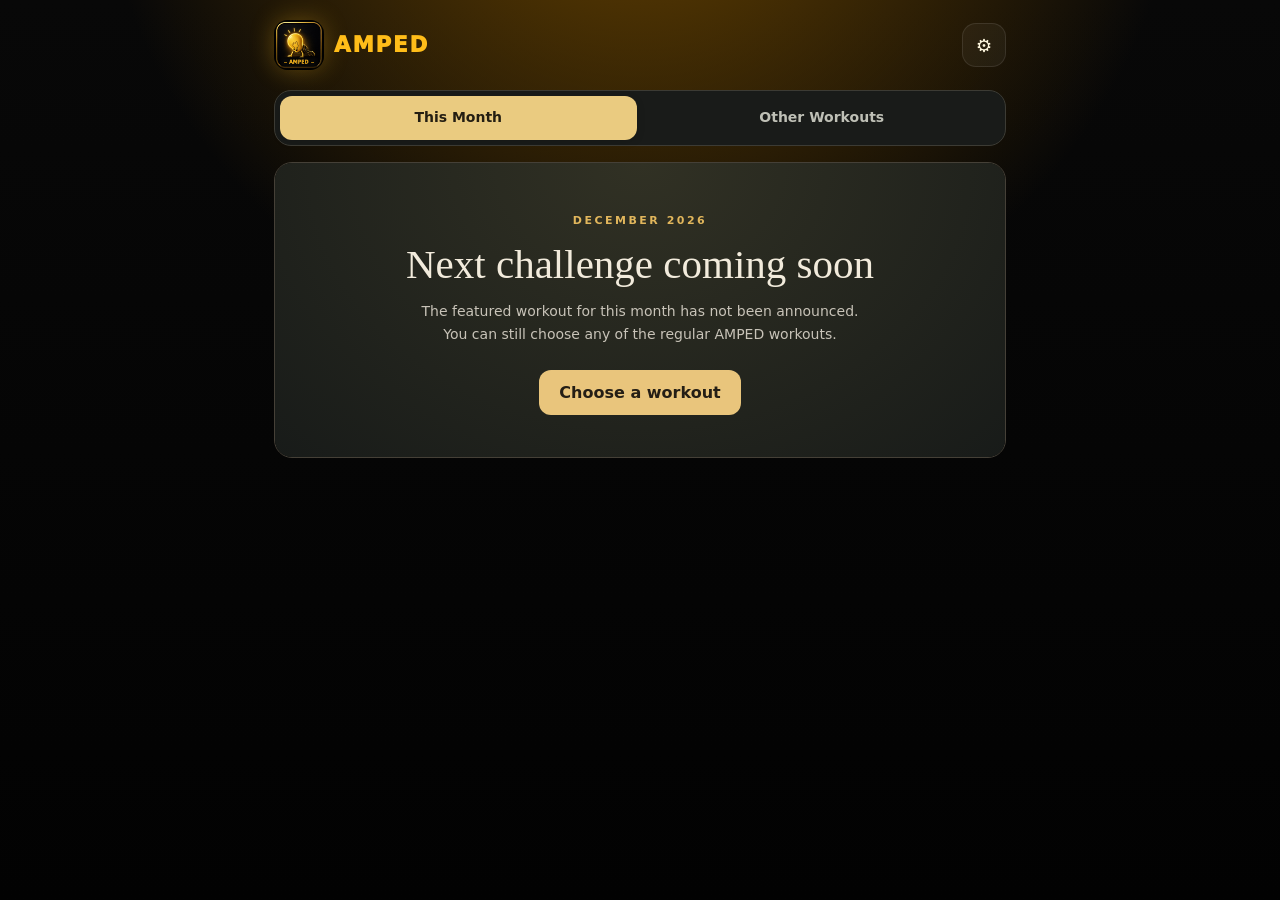
<file: index.html>
<!doctype html>
<html lang="en">
<head>
  <meta charset="utf-8">
  <meta name="viewport" content="width=device-width, initial-scale=1, viewport-fit=cover">
  <meta name="theme-color" content="#090909">
  <meta name="apple-mobile-web-app-capable" content="yes">
  <meta name="apple-mobile-web-app-status-bar-style" content="black-translucent">
  <meta name="apple-mobile-web-app-title" content="AMPED">
  <meta name="description" content="Roll it. Sweat it. Build it. Choose a D20, name, letters, or word workout.">
  <title>AMPED</title>
  <link rel="manifest" href="manifest.webmanifest">
  <link rel="icon" href="icon-192.png" type="image/png">
  <link rel="apple-touch-icon" href="icon-192.png">
  <link rel="stylesheet" href="styles.css">
  <!--<script src="https://cdn.onesignal.com/sdks/web/v16/OneSignalSDK.page.js" defer></script>-->
  <link rel="stylesheet" href="monthly-tabs.css">
</head>
<body>
  <main class="app-shell">
    <header class="topbar">
      <a class="brand" href="#" aria-label="AMPED home">
        <img src="icon-192.png" alt="" width="50" height="50">
        <span class="brand-word">AMPED</span>
      </a>
      <div class="top-actions">
        <button id="installBtn" class="ghost-btn hidden" type="button">Install</button>
        <button id="settingsBtn" class="icon-btn" type="button" aria-label="Open settings">⚙</button>
      </div>
    </header>

    <section class="hero-card">
      <div class="hero-art">
        <img src="wod-hero.jpg" alt="">
        <button id="mascotTrigger" class="mascot-hotspot" type="button" aria-label="AMPED bulb mascot"></button>
      </div>
      <div class="hero-copy">
        <p class="eyebrow">Workout of the day</p>
        <h1><span id="heroVerb">Roll it.</span><br><span>Sweat it.</span><br><span id="heroBuild">Build it.</span></h1>
        <p id="heroDescription">Roll the D20 for today’s workout, or switch to Name, Letters, or Word.</p>
      </div>
    </section>

    <section class="builder-card" aria-labelledby="builderTitle">
      <div class="card-heading">
        <div><p class="eyebrow">Build today’s WOD</p><h2 id="builderTitle">Which first name are we doing?</h2></div>
        <span id="movesPill" class="step-pill">PICK A NAME</span>
      </div>

      <div class="segmented" role="tablist" aria-label="Workout source">
        <button id="nameModeTab" class="tab active" type="button" data-mode="custom" role="tab" aria-selected="true">Name</button>
        <button class="tab" type="button" data-mode="letters" role="tab" aria-selected="false">Letters</button>
        <button class="tab" type="button" data-mode="word" role="tab" aria-selected="false">Word</button>
        <button class="tab" type="button" data-mode="d20" role="tab" aria-selected="false">D20</button>
      </div>

      <div id="customPanel" class="input-panel active">
        <label for="customText">Today’s first name</label>
        <div class="name-input-wrap">
          <input id="customText" class="text-box name-input" type="text" value="" placeholder="Loading today’s name…" maxlength="24" autocomplete="given-name" enterkeyhint="go" autocapitalize="words">
          <button id="clearNameBtn" class="clear-btn" type="button" aria-label="Clear name">×</button>
        </div>
        <div id="recentNames" class="recent-names" aria-label="Recent names"></div>
        <p id="dailyNameNote" class="hint hidden"></p>
      </div>

      <div id="lettersPanel" class="input-panel">
        <label for="letterCount">How many letters?</label>
        <div class="range-row">
          <input id="letterCount" type="range" min="1" max="26" value="8">
          <output id="letterCountNumber" class="range-value">8</output>
        </div>
      </div>

      <div id="wordPanel" class="input-panel">
        <label for="maxWordLength">Maximum word length</label>
        <div class="range-row">
          <input id="maxWordLength" type="range" min="3" max="15" value="8">
          <output id="maxWordLengthNumber" class="range-value">8</output>
        </div>
        <p class="hint">Words come from a dictionary package, not a hard-coded list.</p>
      </div>
      <div id="d20Panel" class="input-panel">
        <div class="d20-mode-grid" role="radiogroup" aria-label="D20 workout style">
          <label class="roll-mode-card">
            <input type="radio" name="d20Mode" value="exercise" checked>
            <span><b>Exercise by roll</b><small>Each roll chooses one movement.</small></span>
          </label>
          <label class="roll-mode-card">
            <input type="radio" name="d20Mode" value="workout">
            <span><b>Workout by roll</b><small>One roll chooses 1 of 20 complete workouts.</small></span>
          </label>
        </div>

        <div id="d20ExerciseOptions" class="d20-options">
          <label for="d20RollCount">How many exercise rolls?</label>
          <div class="range-row">
            <input id="d20RollCount" type="range" min="1" max="20" value="6">
            <output id="d20RollCountNumber" class="range-value">6</output>
          </div>
          <label class="toggle-control d20-auto-toggle"><input id="d20AutoRoll" type="checkbox" checked><span>Auto-roll the full workout</span></label>
          <p class="hint">Turn auto-roll off to roll each exercise yourself, one at a time.</p>
        </div>

        <button id="d20RollBtn" class="d20-stage" type="button" aria-label="Roll the D20. Flick, drag, or tap the die.">
          <span class="d20-visual" aria-hidden="true">
            <span id="d20Shadow" class="d20-shadow"></span>
            <canvas id="d20Canvas" class="d20-canvas"></canvas>
            <strong id="d20Value" class="d20-result-value">20</strong>
            <small class="d20-flick-hint">FLICK • DRAG • TAP</small>
          </span>
          <span class="d20-action"><b id="d20ActionLabel">ROLL THE D20</b><small id="d20ActionSub">Auto-roll 6 exercises</small></span>
        </button>
        <div id="d20RollHistory" class="roll-history" aria-live="polite"></div>
        <p id="d20Status" class="hint d20-status">Roll the die to build today’s workout.</p>
        <button id="d20ResetBtn" class="secondary d20-reset hidden" type="button">Clear rolls</button>
      </div>


      <div class="quick-options">
       <div class="intensity-control"><div class="intensity-heading"><span>Intensity</span><strong id="intensityLabel">💡 Powered • 1×</strong></div><input id="intensityRange" class="intensity-slider" type="range" min="0" max="5" step="1" value="2" aria-label="Workout intensity" aria-valuetext="💡 Powered • 1×"></div>
       <label id="duplicatesControl" class="toggle-control"><input id="allowDuplicates" type="checkbox" checked><span>Count repeat letters</span></label>
      </div>

      <button id="generateBtn" class="primary jumbo" type="button"><span>BUILD THE WORKOUT</span><small>Map every letter to a move</small></button>
    </section>

    <section id="previewCard" class="preview-card hidden" aria-live="polite">
      <div class="preview-header">
        <div><p class="eyebrow">Today’s workout is</p><h2 id="drawText">READY</h2><p id="workoutTagline">Every letter earns a move.</p></div>
        <div class="move-count"><strong id="heroCount">0</strong><span>moves</span></div>
      </div>
      <div id="exercisePreview" class="exercise-preview"></div>
      <aside id="tomorrowNameCard" class="tomorrow-name-card hidden" aria-live="polite">
        <span>Tomorrow's Name Workout</span>
        <strong id="tomorrowName"></strong>
        <small>Tomorrow's workout unlocks at midnight.</small>
      </aside>
      <div class="preview-actions">
        <button id="startBtn" class="primary jumbo" type="button"><span>START WORKOUT</span><small>Keep the screen awake</small></button>
        <button id="copyBtn" class="secondary" type="button">Copy workout</button>
        <button id="rerollBtn" class="secondary hidden" type="button">Roll again</button>
        <button id="editBtn" class="secondary" type="button">Change setup</button>
      </div>
    </section>

    <section id="notificationSettings" class="utility-card" hidden>
      <button id="enableNotificationsBtn" class="utility-row" type="button"><span class="utility-icon">◉</span><span><b>Workout reminders</b><small id="subscriptionDetail">Checking notification setup…</small></span><em id="notifStatus">Checking</em></button>
      <div class="utility-row utility-setting">
        <span class="utility-icon">◷</span>
        <label for="notificationTime"><b>Reminder time</b><small>Saved for this device in Eastern Time</small></label>
        <input id="notificationTime" class="time-input" type="time" value="07:00" step="300" aria-label="Daily reminder time">
      </div>
      <button id="testNotificationBtn" class="utility-row hidden" type="button"><span class="utility-icon">↗</span><span><b>Send a test reminder</b><small>Preview today’s workout message</small></span><em>Test</em></button>
    </section>

    <details id="settingsPanel" class="settings-card">
      <summary>Workout settings and exercise library</summary>
      <div class="settings-body">
        <div class="default-mode-setting">
          <label for="defaultModeSelect"><b>Default workout mode</b><small>Choose what opens first. D20 is the default.</small></label>
          <select id="defaultModeSelect" aria-label="Default workout mode">
            <option value="d20">D20</option>
            <option value="custom">Name</option>
            <option value="letters">Letters</option>
            <option value="word">Word</option>
          </select>
        </div>
        <div class="option-grid">
          <label class="toggle-control"><input id="dailyNameToggle" type="checkbox" checked><span>Fill in today’s scheduled name</span></label>
          <label class="toggle-control"><input id="upperCase" type="checkbox" checked><span>Show workout in uppercase</span></label>
          <label class="toggle-control"><input id="vibrationToggle" type="checkbox" checked><span>Vibrate when a move is completed</span></label>
        </div>
        <div class="library-switch" role="tablist" aria-label="Exercise library">
          <button class="library-tab active" type="button" data-library="letters" role="tab">A–Z → Exercise</button>
          <button class="library-tab" type="button" data-library="d20" role="tab">D20 → Exercise</button>
        </div>
        <p id="editorHelp" class="editor-help">Customize the A–Z exercise map used by Name, Letters, and Word modes.</p>
        <div class="editor-toolbar">
          <button id="resetExercisesBtn" class="secondary" type="button">Reset A–Z</button>
          <button id="exportExercisesBtn" class="secondary" type="button">Export all</button>
          <label class="secondary import-label">Import<input id="importExercisesInput" type="file" accept="application/json" hidden></label>
        </div>
        <div class="editor-head"><span id="editorKeyHead">Letter</span><span>Amount</span><span>Unit</span><span>Exercise</span><span>Split</span><span>Label</span></div>
        <div id="editorGrid" class="editor-grid"></div>
      </div>
    </details>
  </main>

  <div id="mascotToast" class="mascot-toast" role="status" aria-live="polite"></div>
  <div id="switchFlash" class="switch-flash" role="alert" aria-live="assertive" aria-atomic="true"></div>

  <section id="runner" class="runner hidden" aria-label="Active workout">
    <div class="runner-top">
      <button id="exitRunnerBtn" class="runner-icon" type="button" aria-label="Exit workout">×</button>
      <div class="runner-title"><small id="runnerName">TODAY’S WOD</small><b id="runnerProgressText">1 OF 8</b></div>
      <button id="wakeBtn" class="runner-icon wake-toggle" type="button" aria-label="Keep screen awake" aria-pressed="false"><span class="wake-screen-icon" aria-hidden="true"><span></span></span></button>
    </div>
    <div class="progress-track"><span id="progressBar"></span></div>
    <div id="runnerStateSummary" class="runner-state-summary">0 done • 0 skipped • 0 left</div>
    <div id="runnerStateDots" class="runner-state-dots" aria-label="Workout progress"></div>
    <div id="runnerMain" class="runner-main">
      <button id="runnerInfoBtn" class="runner-info-btn" type="button" aria-label="How to do this exercise">i</button>
      <div id="runnerLetter" class="runner-letter">J</div>
      <p class="runner-kicker">YOUR NEXT MOVE</p>
      <h2 id="runnerExercise">15 Bicycle Crunches</h2>
      <p id="runnerSplit" class="runner-split"></p>
      <p id="runnerMoveState" class="runner-move-state"></p>
      <p class="runner-swipe-hint">Swipe left = skip/next • Swipe right = back</p>
      <div id="runnerSkipNotice" class="runner-skip-notice" role="status" aria-live="polite">SKIPPED — you can come back</div>
      <div id="timerBox" class="timer-box hidden">
        <strong id="timerValue">30</strong><span>SECONDS</span>
        <button id="timerBtn" class="timer-button" type="button">START TIMER</button>
      </div>
    </div>
    <div class="runner-bottom">
      <button id="prevMoveBtn" class="runner-secondary" type="button">Back</button>
      <button id="completeMoveBtn" class="runner-complete" type="button"><span>DONE</span><small>Tap and keep moving</small></button>
      <button id="skipMoveBtn" class="runner-secondary" type="button">Skip</button>
    </div>
  </section>


  <section id="exerciseInfoSheet" class="exercise-info-sheet hidden" role="dialog" aria-modal="true" aria-labelledby="exerciseInfoTitle">
    <div class="exercise-info-panel">
      <div class="exercise-info-head">
        <div class="exercise-info-mascot" aria-hidden="true">&#128161;</div>
        <div>
          <p id="exerciseInfoGuideLabel" class="eyebrow">QUICK GUIDE</p>
          <h2 id="exerciseInfoTitle">Exercise</h2>
        </div>
        <button id="exerciseInfoCloseBtn" class="exercise-info-close" type="button" aria-label="Close exercise guide">&times;</button>
      </div>
      <p id="exerciseInfoAmount" class="exercise-info-amount"></p>
      <div class="exercise-info-section"><h3>HOW TO</h3><p id="exerciseInfoHow"></p></div>
      <div class="exercise-info-section"><h3>FORM CUE</h3><p id="exerciseInfoCue"></p></div>
      <div class="exercise-info-section"><h3>EASIER OPTION</h3><p id="exerciseInfoEasier"></p></div>
    </div>
  </section>

  <section id="skipReviewScreen" class="skip-review-screen hidden" aria-label="Skipped exercise review">
    <p class="eyebrow">Before you finish</p>
    <h2 id="skipReviewTitle">1 MOVE SKIPPED</h2>
    <p id="skipReviewText">Finish it now, or complete the workout without it.</p>
    <div id="skipReviewList" class="skip-review-list"></div>
    <button id="doSkippedBtn" class="primary jumbo skip-review-primary" type="button"><span>DO SKIPPED EXERCISE</span><small>Jump straight back to it</small></button>
    <button id="finishWithSkipsBtn" class="secondary skip-review-secondary" type="button">FINISH WITHOUT IT</button>
  </section>

  <section id="finishScreen" class="finish-screen hidden">
    <img src="icon-192.png" alt="" width="120" height="120">
    <p class="eyebrow">WOD complete</p>
    <h2 id="finishTitle">WORKOUT<br>COMPLETE.</h2>
    <p id="finishStats">10 moves finished.</p>
    <button id="finishCopyBtn" class="primary jumbo finish-copy" type="button"><span>COPY COMPLETED WORKOUT</span><small>Paste it straight into the group text</small></button>
    <button id="finishAgainBtn" class="secondary finish-secondary" type="button">Build another</button>
    <button id="finishCloseBtn" class="secondary finish-secondary" type="button">Review workout</button>
  </section>

  <script type="module" src="app.js"></script>
  <script src="monthly-config.js" defer></script>
  <script src="monthly-tabs.js" defer></script>
  <script src="update-check.js" defer></script>
</body>
</html>
</file>
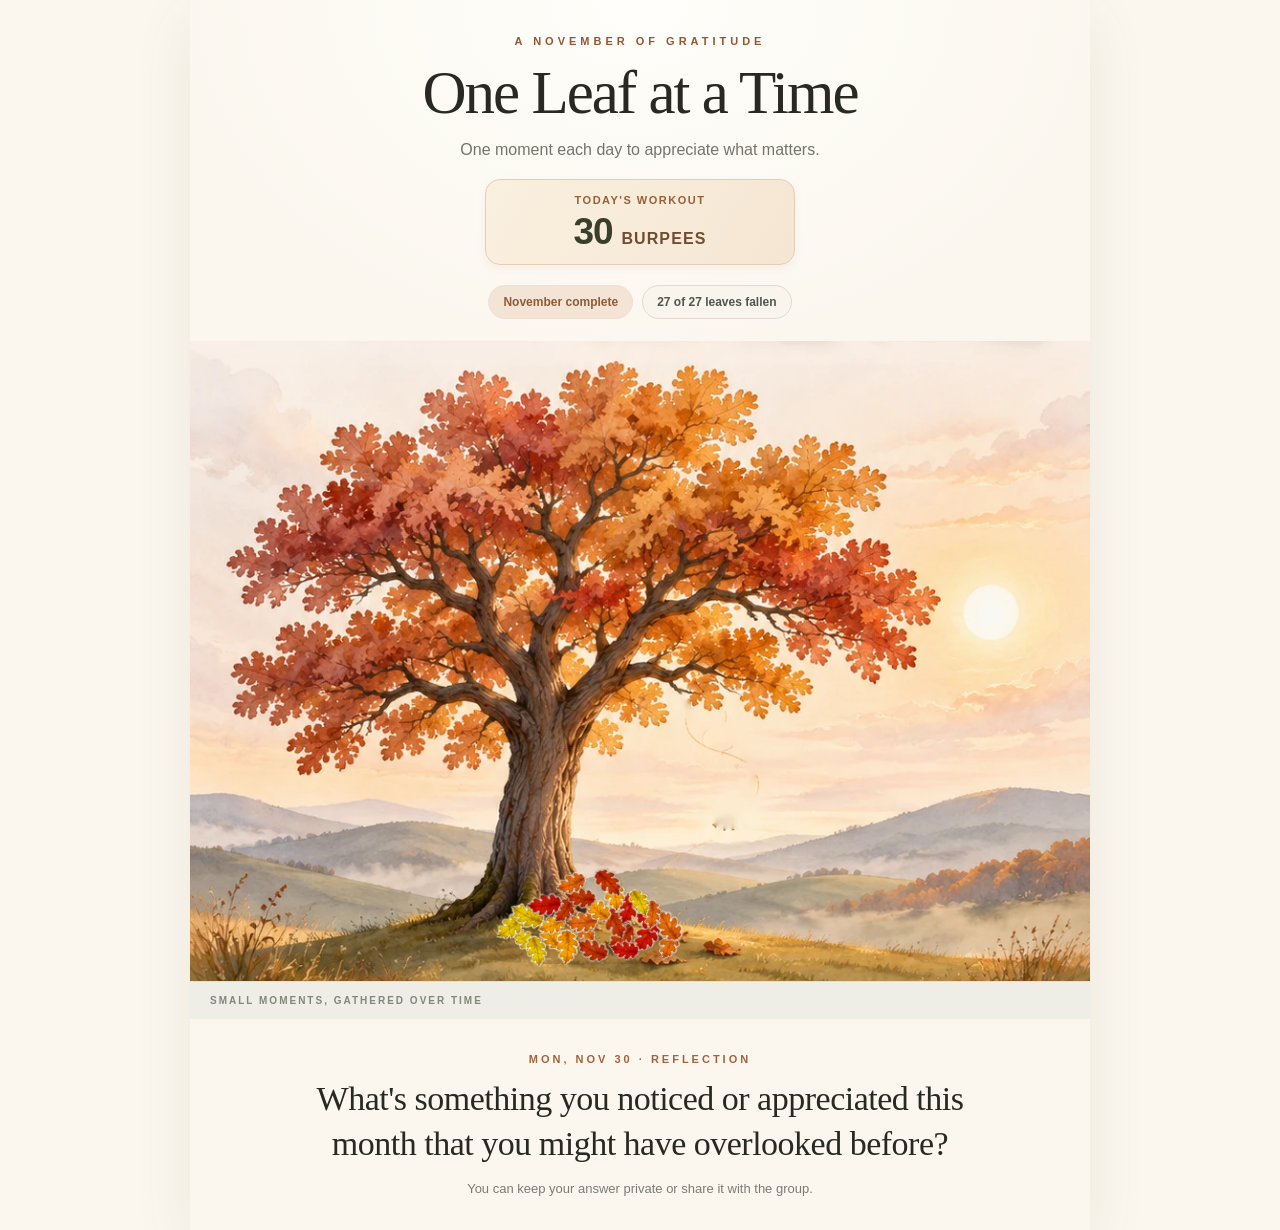
<file: gratitude.html>
<!doctype html>
<html lang="en"><head><meta charset="utf-8"><meta name="viewport" content="width=device-width, initial-scale=1, viewport-fit=cover">
<meta name="theme-color" content="#fbf7ef"><title>One Leaf at a Time · November Gratitude Challenge</title>
<style>
:root{--paper:#fbf7ef;--ink:#282922;--secondary:#73756d;--brown:#946040;--deep:#455c48;--stroke:#e8ded2}*{box-sizing:border-box}
html{background:var(--paper)}body{margin:0;color:var(--ink);font-family:-apple-system,BlinkMacSystemFont,"Segoe UI",Arial,sans-serif;-webkit-font-smoothing:antialiased}button,input{font:inherit}button{cursor:pointer}button:focus-visible,input:focus-visible{outline:3px solid #c58b52;outline-offset:3px}
.page{max-width:900px;margin:auto;background:var(--paper);min-height:100dvh;box-shadow:0 18px 56px #6d533017}
header{text-align:center;padding:35px 17px 22px;background:radial-gradient(ellipse at center top,#fffefa 0,var(--paper) 77%)}
.eyebrow{text-transform:uppercase;letter-spacing:4px;color:#925735;font-weight:800;font-size:11px}
h1{font-family:Georgia,"Times New Roman",serif;font-size:clamp(35px,6vw,61px);font-weight:400;letter-spacing:-2px;line-height:1.08;margin:13px 0 11px}
.subhead{font-size:clamp(13px,1.7vw,16px);line-height:1.6;color:var(--secondary);margin:0}
.status{display:flex;flex-wrap:wrap;justify-content:center;gap:9px;margin-top:20px}.pill{border:1px solid #e3d9cd;color:#4e574e;border-radius:100px;background:#f9f5ed;padding:9px 14px;font-size:12px;font-weight:700;white-space:nowrap}.pill.warm{background:#f3e4d5;color:#915c35;border-color:#f1e0d0}
.scene{width:100%;height:clamp(320px,69vw,640px);position:relative;overflow:hidden;background:linear-gradient(130deg,#fae9d6,#efe2c8);isolation:isolate}
.scene img,.scene svg{position:absolute;inset:0;display:block;width:100%;height:100%}.scene img{object-fit:cover;object-position:center}.scene svg{overflow:visible;pointer-events:none;filter:drop-shadow(0 1px 1px #402d1c11)}
.leaf-group{filter:drop-shadow(1px 2px 1px #553b2535)}#pile polygon{stroke-linejoin:round}#flying-leaf{pointer-events:none}
.scene-caption{padding:13px 20px;background:#efeee6;border-top:1px solid #e5dfd1;display:flex;align-items:center;gap:10px;justify-content:space-between}.scene-caption span:first-child{font-weight:700;font-size:10px;color:#818779;letter-spacing:2px;text-transform:uppercase}.scene-caption .aside{border-radius:100px;padding:7px 12px;background:#fffaf1;font-size:11px;font-weight:700;color:#73614d}
.reflection{text-align:center;padding:34px 22px 30px;min-height:208px;display:flex;flex-direction:column;gap:12px;align-items:center;justify-content:center}.reflection-kicker{font-size:11px;letter-spacing:3px;text-transform:uppercase;font-weight:800;color:#a0643e}.reflection h2{font-family:Georgia,"Times New Roman",serif;font-size:clamp(22px,3.9vw,34px);font-weight:400;line-height:1.32;letter-spacing:-.5px;max-width:730px;margin:0}.reflection p{max-width:590px;margin:0;color:#7a7c75;font-size:13px;line-height:1.6}
.reveal{border:0;color:white;background:#485e48;border-radius:100px;padding:11px 23px;font-size:13px;font-weight:750;box-shadow:0 3px 12px #30403120}.reveal:hover{background:#354b37}.reveal[hidden]{display:none}
.toolbar{background:#f5f3eb;padding:15px 20px;display:flex;align-items:center;justify-content:space-between;gap:12px;flex-wrap:wrap;border-top:1px solid #e6e0d5}.toolbar .when{color:#7c7c72;font-size:12px}



.static-note{padding:11px 16px;text-align:center;color:#8a674c;font-size:12px;background:#fff3dd}html.js-ready .static-note{display:none}
@media(max-width:540px){header{padding:29px 12px 18px}.eyebrow{font-size:10px;letter-spacing:3px}h1{font-size:39px}.pill{font-size:10px;padding:7px 10px}.status{gap:6px;margin-top:16px}.scene{height:340px}.scene-caption{padding:10px 12px}.scene-caption span:first-child{font-size:9px;letter-spacing:1.25px}.scene-caption .aside{font-size:10px}.reflection{padding:29px 20px;min-height:195px}.reflection h2{font-size:25px}.toolbar{padding:12px}}


.workout-focus{display:flex;align-items:center;justify-content:center;flex-wrap:wrap;gap:9px 16px;margin:20px auto 2px;padding:13px 15px;max-width:505px;border:1px solid #e2ceb6;border-radius:15px;background:linear-gradient(120deg,#faf0df,#f5e6d3);box-shadow:0 3px 10px #7f523210}
.workout-label{font-size:10px;font-weight:800;letter-spacing:1.5px;color:#966039}
.workout-number{font-size:30px;font-weight:900;letter-spacing:-1.2px;line-height:1;color:#3a3f2b;white-space:nowrap}
.workout-number span{font-size:16px;letter-spacing:1.1px;color:#704d31}
.workout-desc{font-size:11px;font-weight:650;color:#7b7466}
@media(max-width:540px){.workout-focus{gap:7px 12px;padding:11px 10px;margin-top:16px}.workout-number{font-size:26px}.workout-number span{font-size:14px}}

/* Public layout cleanup: retain date-driven elements needed by the animation. */
.status #zone-status, .scene-caption .aside {display:none!important}
.workout-focus{padding:14px 20px;gap:0;max-width:310px;margin-top:17px}
.workout-number{font-size:clamp(28px,5vw,37px)}
@media(max-width:540px){.workout-focus{padding:13px 16px}}

/* Daily workout label; leaves artwork, reflection, and sharing workflow untouched. */
.workout-focus{display:flex;flex-direction:column;align-items:center;justify-content:center;gap:7px;}
.workout-label{display:block;font-size:11px;font-weight:800;letter-spacing:1.5px;color:#966039;}
</style></head>
<body><main class="page">
<header><div class="eyebrow">A November of Gratitude</div><h1>One Leaf at a Time</h1><p class="subhead">One moment each day to appreciate what matters.</p>
<div class="workout-focus" aria-label="Today's workout: 30 burpees"><span class="workout-label">TODAY'S WORKOUT</span><div class="workout-number">30 <span>BURPEES</span></div></div>
<div class="status"><span class="pill warm" id="day-status">Begins Wednesday, Nov 4</span><span class="pill" id="leaf-status">0 of 27 leaves fallen</span><span class="pill" id="zone-status">Eastern Time</span></div></header>
<section class="scene" aria-label="Full autumn tree; one leaf falls each day and joins a growing pile">
 <img id="tree" src="[data-uri]" alt="Watercolor autumn oak tree in a glowing landscape" draggable="false">
 <svg id="overlay" viewBox="0 0 941 675" preserveAspectRatio="xMidYMid slice" aria-hidden="true"><ellipse id="pile-shadow" cx="416" cy="638" rx="0" ry="0" fill="#4c3a20" opacity=".22"/><g id="pile"></g><g id="flying-leaf"></g></svg>
</section>
<div class="scene-caption"><span>Small moments, gathered over time</span><span class="aside" id="scene-caption">One leaf falls each day</span></div>
<section class="reflection" aria-live="polite"><div class="reflection-kicker" id="question-label">November gratitude</div><h2 id="question">A new reflection begins Wednesday, November 4.</h2><p id="question-sub">Take a moment for yourself. Sharing is always optional.</p><button id="early-trigger" class="reveal" type="button" hidden>Drop today’s leaf</button></section>

<div class="static-note">Open this page in Safari or Chrome to view the daily falling leaf and reflection.</div>
</main>
<script>
(function(){'use strict';
 const N=27, START=Date.UTC(2026,10,4),DAY_MS=86400000,NS='http://www.w3.org/2000/svg';
 const EARLY_DATE='2026-11-03';
 const EARLY_QUESTION="What was one good thing about today?";
 const LEAF_ASSETS=['[data-uri]','[data-uri]','[data-uri]','[data-uri]','[data-uri]'];
 const QUESTIONS=[
  "What's one small thing you appreciate but rarely think about?",
  "Who taught you something you still use today?",
  "What's something your body allows you to do that you enjoy?",
  "What’s a tradition you’re thankful to have in your life?",
  "What's something you have today that you once hoped for?",
  "What made you laugh recently?",
  "One year of this group! What's something you've appreciated about being part of it?",
  "Whose service or sacrifice has made a difference in your life?",
  "What's a simple part of your daily routine you look forward to?",
  "What's an act of kindness someone showed you that you still remember?",
  "What's a memory that still makes you smile?",
  "What's something you enjoy doing purely for fun?",
  "What's a useful lesson you've learned from a mistake?",
  "What's something about your community that you appreciate?",
  "What's something outdoors that you particularly enjoy this time of year?",
  "What's something difficult that you've gotten better at handling?",
  "What's a skill you're glad you took the time to learn?",
  "Who introduced you to something you love?",
  "What do you appreciate more now than you did ten years ago?",
  "What's a meaningful gift you've received that money couldn't buy?",
  "What's a small win you've had recently?",
  "Who would you like to thank, and what would you thank them for?",
  "What are you especially thankful for this year?",
  "What helps you find a little peace when life gets busy?",
  "What's an opportunity you're glad you said yes to?",
  "What's something you could do today to make someone else's day easier?",
  "What's something you noticed or appreciated this month that you might have overlooked before?",
 ];
 const SPOTS=[[100,245],[305,70],[620,188],[500,110],[200,180],[720,225],[330,285],[565,333],[170,318],[445,205],[290,170],[600,80],[750,295],[230,355],[410,105],[550,245],[315,350],[140,138],[660,320],[390,265],[492,320],[225,80],[610,265],[350,195],[120,365],[515,60],[370,360]];
 const LANDINGS=[[410,620],[451,623],[380,624],[476,623],[352,628],[499,632],[423,638],[392,635],[456,638],[360,640],[411,608],[441,611],[379,611],[478,610],[335,613],[503,614],[391,596],[428,596],[457,594],[355,602],[481,601],[410,583],[441,581],[372,590],[468,590],[399,568],[435,570]];
 const COLORS=['#c37332','#bd5831','#e3a344','#b25036','#e0a147','#a95735','#bf6634','#d48636','#b35331','#cf7c36','#b04d31','#d59a47','#c05c32','#d99b3f','#bd6234','#d78d3a','#ac5732','#df9c45','#b35437','#ca7531','#c58a40','#ba6038','#e1a74d','#ac4f32','#d08b3e','#b25931','#d99c45'];
 const LEAF='M0 -28 C-4 -23 -9 -23 -7 -16 C-15 -21 -20 -15 -17 -8 C-25 -8 -25 -1 -18 4 C-24 12 -17 16 -10 12 C-13 22 -5 23 0 18 C5 23 13 22 10 12 C17 16 24 12 18 4 C25 -1 25 -8 17 -8 C20 -15 15 -21 7 -16 C9 -23 4 -23 0 -28Z';
 const el=id=>document.getElementById(id);const svg=(tag,attrs,parent)=>{const x=document.createElementNS(NS,tag);for(const [k,v] of Object.entries(attrs||{}))x.setAttribute(k,String(v));if(parent)parent.appendChild(x);return x;};
 let active=0,frame=null,hasLanded=true,lastDate='';
 const prefersReduced=window.matchMedia && window.matchMedia('(prefers-reduced-motion:reduce)').matches;
 function dayCount(iso){const a=iso.split('-').map(Number);return Math.floor((Date.UTC(a[0],a[1]-1,a[2])-START)/DAY_MS)+1;}
 function eastDate(){const parts=new Intl.DateTimeFormat('en-US',{timeZone:'America/New_York',year:'numeric',month:'2-digit',day:'2-digit'}).formatToParts(new Date());const o={};parts.forEach(p=>o[p.type]=p.value);return `${o.year}-${o.month}-${o.day}`;}
 function liveDay(){return eastDate()===EARLY_DATE?-1:Math.min(N,Math.max(0,dayCount(eastDate())));}
 function dateText(n){if(!n)return 'Before Nov 4';return new Intl.DateTimeFormat('en-US',{timeZone:'UTC',month:'short',day:'numeric',weekday:'short'}).format(new Date(START+(n-1)*DAY_MS));}
 function leafNode(parent,x,y,scale,color,angle,hot=false){const g=svg('g',{transform:`translate(${x} ${y}) rotate(${angle}) scale(${scale})`,class:'leaf-group'},parent);
 const index=Math.max(0,COLORS.indexOf(color))%LEAF_ASSETS.length;
 if(hot){svg('ellipse',{cx:0,cy:0,rx:27,ry:21,fill:'#f4d985',opacity:'.16'},g);}
 svg('image',{href:LEAF_ASSETS[index],x:-32,y:-26,width:64,height:52,preserveAspectRatio:'xMidYMid meet'},g);
 return g;}
 function pile(n){const g=el('pile');g.replaceChildren();el('pile-shadow').setAttribute('rx',n?49+Math.min(95,n*4.7):0);el('pile-shadow').setAttribute('ry',n?5+Math.min(12,n*.45):0);
 for(let i=0;i<n;i++){const [x,y]=LANDINGS[i],s=.64+(i%4)*.045,rot=((i*97)%210)-105;leafNode(g,x,y,s,COLORS[i],rot,false);}
 }
 function cancel(){if(frame!==null){cancelAnimationFrame(frame);frame=null;}}
 function content(day){
  const bonus=day===-1;
  if(bonus){
    el('day-status').textContent='Optional preview · Nov 3';
    el('leaf-status').textContent='Bonus leaf · not counted';
    el('zone-status').textContent='Eastern Time';
    el('question-label').textContent='Today’s optional workout';
    el('question').textContent='Want to try November’s daily leaf?';
    el('question-sub').textContent='Try 30 burpees if you like, then tap below to watch your leaf fall. The official challenge begins November 4.';
    el('early-trigger').hidden=false;
    el('scene-caption').textContent='Early access · Nov 3';
    return;
  }
  el('early-trigger').hidden=true;
  el('day-status').textContent=day===0?'Begins Wednesday, Nov 4':dayCount(eastDate())>N?'November complete':`Day ${day} of 27`;
  el('leaf-status').textContent=`${day} of 27 leaves fallen`;
  el('zone-status').textContent='Eastern Time';
  el('question-label').textContent=day===0?'November gratitude':day===7?'November 10 · One Year Together':day===23?'Thanksgiving · November 26':`${dateText(day)} · reflection`;
  el('question').textContent=day===0?'A new reflection begins Wednesday, November 4.':'One leaf has fallen. One reflection is waiting.';
  el('question-sub').textContent=day===0?'Take a moment for yourself. Sharing is always optional.':'Finish your 30 burpees. Then take a moment to reflect. Sharing is optional.';
  el('scene-caption').textContent=day===0?'The tree is ready':`Day ${day} of 27`;
 }
 function render(day,animate=false){
  cancel();active=day;hasLanded=!animate&&day>0;content(day);
  el('flying-leaf').replaceChildren();
  if(!animate || day===0){pile(Math.max(0,day));if(day>0)reveal();return;}
  const bonus=day===-1;
  const leafIndex=bonus?0:day-1;
  pile(bonus?0:day-1);
  el('early-trigger').hidden=true;
  el('question-label').textContent=bonus?'Your bonus leaf is falling':'Watch today’s leaf';
  el('question').textContent='One leaf, one day, one moment to reflect.';
  el('question-sub').textContent='Watch it drift and settle into the growing pile.';
  el('leaf-status').textContent=bonus?'Bonus leaf falling':`${day-1} of 27 leaves fallen`;
  const [sx,sy]=SPOTS[leafIndex],[ex,ey]=LANDINGS[leafIndex],fly=svg('g',{},el('flying-leaf'));
  const shape=leafNode(fly,0,0,1.00,COLORS[leafIndex],0);const p=leafIndex%2===0?1:-1;
  const motionDur=prefersReduced?70:7200;
  let started=null;
  function tick(ms){if(started===null)started=ms;const t=Math.min(1,(ms-started)/motionDur);
   const ease=t*t*(3-2*t),stall=(t<.16?Math.sin((t/.16)*Math.PI)*.035:0);
   const progress=Math.max(0,Math.min(1,ease-stall));
   const cross=Math.sin(Math.PI*t)*(44*Math.sin(t*Math.PI*3.4+p*.7)+25*Math.sin(t*Math.PI*5.5+leafIndex));
   const x=sx+(ex-sx)*progress+cross, y=sy+(ey-sy)*progress+10*Math.sin(t*Math.PI*2.4)*Math.sin(Math.PI*t);
   const rot=26*Math.sin(t*Math.PI*5+p*.8)+9*Math.sin(t*Math.PI*8)+((leafIndex*31)%72-36)*ease;
   const flat=1-.58*Math.abs(Math.sin(t*Math.PI*3))*Math.sin(Math.PI*t);
   const scale=1.04-.22*ease;
   fly.setAttribute('transform',`translate(${x.toFixed(1)} ${y.toFixed(1)}) rotate(${rot.toFixed(1)}) scale(${scale.toFixed(3)})`);
   shape.setAttribute('transform',`scale(${flat.toFixed(3)} 1)`);
   if(t<1){frame=requestAnimationFrame(tick);return;}
   frame=null;hasLanded=true;el('flying-leaf').replaceChildren();pile(bonus?1:day);
   el('leaf-status').textContent=bonus?'Bonus leaf · official count starts Nov 4':`${day} of 27 leaves fallen`;
   el('question-label').textContent=bonus?'November 3 · Optional preview':day===7?'November 10 · One Year Together':day===23?'Thanksgiving · November 26':`${dateText(day)} · reflection`;
   reveal();
  }
  frame=requestAnimationFrame(tick);
 }
 function reveal(){
  if((active<1&&active!==-1)||!hasLanded)return;
  const bonus=active===-1;
  el('question-label').textContent=bonus?'November 3 · Optional preview':active===7?'November 10 · One Year Together':active===23?'Thanksgiving · November 26':`${dateText(active)} · reflection`;
  el('question').textContent=bonus?EARLY_QUESTION:QUESTIONS[active-1];
  el('question-sub').textContent=active===7?'Some have been here since day one; others joined along the way. One year of checking in and encouraging each other.':'You can keep your answer private or share it with the group.';
  pile(bonus?1:active);
 }
 el('early-trigger').addEventListener('click',()=>{if(eastDate()===EARLY_DATE)render(-1,true);});
 document.documentElement.classList.add('js-ready');lastDate=eastDate();render(liveDay(),liveDay()>0&&dayCount(eastDate())<=N);
 function checkDate(){const d=eastDate();if(lastDate!==d){lastDate=d;render(liveDay(),liveDay()>0&&dayCount(d)<=N);}}
 document.addEventListener('visibilitychange',()=>{if(!document.hidden)checkDate();});setInterval(checkDate,60000);
})();
</script>
<style>
/* Applied only when One Leaf at a Time runs inside Name WOD. */
html.in-name-wod .page { max-width: 100%; min-height: 0; box-shadow: none; }
html.in-name-wod header { padding-top: 24px; }
html.in-name-wod .scene { height: clamp(310px, 66vw, 570px); }
@media (max-width: 540px) { html.in-name-wod .scene { height: 340px; } }
</style>
<script>
(function(){
  if (window.parent === window) return;
  document.documentElement.classList.add('in-name-wod');
  let previousHeight = -1;
  function reportHeight() {
    var height = Math.ceil(document.querySelector('.page').getBoundingClientRect().height);
    if (height === previousHeight) return;
    previousHeight = height;
    window.parent.postMessage({ type: 'name-wod-gratitude-height', height: height }, '*');
  }
  window.addEventListener('load', reportHeight);
  if ('ResizeObserver' in window) new ResizeObserver(reportHeight).observe(document.querySelector('.page'));
  document.addEventListener('click', function(){ requestAnimationFrame(reportHeight); });
  setInterval(reportHeight, 1500);
  reportHeight();
})();
</script>
</body></html>
</file>
<file: styles.css>
/*
 * AMPED — Master Stylesheet
 * Cleaned for GitHub/mobile maintenance.
 *
 * IMPORTANT:
 * - Cascade order is intentionally preserved so existing AMPED behavior stays unchanged.
 * - The hero artwork is mirrored with transform: scaleX(-1).
 * - The v22 runner grid fix is preserved.
 *
 * Main areas, in source order:
 *   1. Foundation / global styles
 *   2. Header + hero
 *   3. Workout builder + preview
 *   4. Utility + settings
 *   5. Active workout runner + finish screen
 *   6. Base responsive rules
 *   7. Scheduling / tomorrow preview
 *   8. D20 controls + animation
 *   9. Default mode + completion sharing
 *  10. Switch-sides flash
 *  11. Exercise library editor
 *  12. Tactile 3D D20 + swipe runner
 *  13. Workout state + skipped review
 *  14. Wake-lock control + Max exercise guide
 */

/* ==========================================================
   1. FOUNDATION / GLOBAL
   ========================================================== */

:root {
  color-scheme:dark;
  --bg:#050505;
  --surface:#101010;
  --surface2:#171717;
  --gold:#ffbd19;
  --gold2:#ffd85a;
  --gold-dark:#7a4d00;
  --text:#fff8df;
  --muted:#b7ae98;
  --line:#ffffff18;
  --danger:#ff6b62;
  --radius:24px;
  --safe-top:env(safe-area-inset-top,0px);
  --safe-bottom:env(safe-area-inset-bottom,0px)
}

* {
  box-sizing:border-box;
  -webkit-tap-highlight-color:transparent
}

html {
  scroll-behavior:smooth
}

body {
  margin:0;
  min-height:100vh;
  font-family:Inter,ui-sans-serif,system-ui,-apple-system,BlinkMacSystemFont,"Segoe UI",sans-serif;
  background:radial-gradient(circle at 50% -20%,#6b4500 0,transparent 34rem),linear-gradient(#080808,#020202);
  color:var(--text)
}

button,input,select {
  font:inherit
}

button {
  touch-action:manipulation
}

.app-shell {
  width:min(760px,100%);
  margin:auto;
  padding:calc(12px + var(--safe-top)) 14px calc(34px + var(--safe-bottom))
}

/* ==========================================================
   2. HEADER + HERO
   ========================================================== */

.topbar {
  height:66px;
  display:flex;
  align-items:center;
  justify-content:space-between
}

.brand {
  display:flex;
  align-items:center;
  gap:10px;
  min-width:0;
  color:inherit;
  text-decoration:none
}

.brand img {
  flex:0 0 auto;
  border-radius:14px;
  box-shadow:0 0 24px #ffbd194d
}

.brand-word {
  display:block;
  white-space:nowrap;
  color:var(--gold);
  font-size:1.34rem;
  line-height:1;
  letter-spacing:.085em;
  font-weight:1000
}

.top-actions {
  display:flex;
  gap:8px
}

.icon-btn,.ghost-btn,.secondary {
  border:1px solid var(--line);
  background:#ffffff0b;
  color:var(--text);
  border-radius:14px;
  min-height:44px;
  padding:0 15px;
  font-weight:800
}

.icon-btn {
  width:44px;
  padding:0;
  font-size:1.15rem
}

.hero-card {
  position:relative;
  min-height:290px;
  overflow:hidden;
  border:1px solid #ffbd193d;
  border-radius:30px;
  background:#090909;
  box-shadow:0 22px 65px #000,0 0 0 1px #000 inset
}

.hero-card:after {
  content:"";
  position:absolute;
  inset:0;
  background:linear-gradient(90deg,#050505 0%,#050505e8 40%,#05050550 72%,transparent),linear-gradient(0deg,#050505aa,transparent 50%);
  pointer-events:none
}

.hero-art {
  position:absolute;
  inset:0
}

.hero-art img {
  width:100%;
  height:100%;
  object-fit:cover;
  object-position:72% 44%;
  filter:saturate(.95) contrast(1.05);
  transform:scaleX(-1)
}

.mascot-hotspot {
  position:absolute;
  z-index:2;
  right:0;
  top:0;
  width:52%;
  height:100%;
  border:0;
  background:transparent;
  cursor:default
}

.mascot-hotspot:focus-visible {
  outline:2px solid var(--gold);
  outline-offset:-8px;
  border-radius:26px
}

.mascot-toast {
  position:fixed;
  z-index:130;
  left:50%;
  bottom:calc(24px + var(--safe-bottom));
  max-width:min(88vw,420px);
  padding:12px 16px;
  border:1px solid #ffbd1950;
  border-radius:999px;
  background:#111e;
  color:var(--gold);
  font-size:.82rem;
  font-weight:900;
  text-align:center;
  box-shadow:0 12px 36px #000c;
  opacity:0;
  transform:translate(-50%,18px) scale(.96);
  pointer-events:none;
  transition:opacity .18s ease,transform .18s ease
}

.mascot-toast.show {
  opacity:1;
  transform:translate(-50%,0) scale(1)
}

.hero-copy {
  position:relative;
  z-index:1;
  width:62%;
  padding:32px 24px
}

.eyebrow {
  margin:0 0 9px;
  color:var(--gold);
  font-size:.72rem;
  font-weight:950;
  letter-spacing:.18em;
  text-transform:uppercase
}

.hero-copy h1 {
  margin:0;
  font-size:clamp(2.8rem,13vw,5rem);
  line-height:.83;
  letter-spacing:-.065em;
  text-transform:uppercase
}

.hero-copy h1 span {
  color:var(--gold)
}

.hero-copy p:last-child {
  max-width:280px;
  color:var(--muted);
  font-weight:650;
  line-height:1.45
}

/* ==========================================================
   3. WORKOUT BUILDER + PREVIEW
   ========================================================== */

.builder-card,.preview-card,.utility-card,.settings-card {
  margin-top:14px;
  border:1px solid var(--line);
  border-radius:var(--radius);
  background:linear-gradient(180deg,#171717,#0c0c0c);
  box-shadow:0 18px 50px #0008
}

.builder-card,.preview-card {
  padding:20px
}

.card-heading,.preview-header {
  display:flex;
  align-items:flex-start;
  justify-content:space-between;
  gap:14px
}

.card-heading h2 {
  margin:0;
  font-size:1.42rem
}

.step-pill {
  padding:7px 9px;
  border:1px solid #ffbd1940;
  border-radius:999px;
  color:var(--gold);
  font-size:.63rem;
  font-weight:900;
  white-space:nowrap
}

.segmented {
  display:grid;
  grid-template-columns:repeat(3,1fr);
  gap:6px;
  margin-top:20px;
  padding:5px;
  border:1px solid var(--line);
  border-radius:17px;
  background:#000
}

.tab {
  min-height:47px;
  border:0;
  border-radius:12px;
  background:transparent;
  color:var(--muted);
  font-weight:900
}

.tab.active {
  background:linear-gradient(135deg,#ffb000,#ffda5a);
  color:#171000;
  box-shadow:0 8px 24px #ffb00030
}

.input-panel {
  display:none;
  margin-top:18px
}

.input-panel.active {
  display:block
}

.input-panel label,.compact-control span {
  display:block;
  margin-bottom:8px;
  color:var(--muted);
  font-size:.83rem;
  font-weight:850
}

.name-input-wrap {
  position:relative
}

.text-box,select {
  width:100%;
  border:1px solid #ffbd1935;
  background:#050505;
  color:var(--text);
  border-radius:16px;
  outline:none
}

.text-box:focus,select:focus {
  border-color:var(--gold);
  box-shadow:0 0 0 3px #ffbd1917
}

.name-input {
  height:64px;
  padding:0 52px 0 16px;
  font-size:1.35rem;
  font-weight:900;
  text-transform:uppercase;
  letter-spacing:.03em
}

.clear-btn {
  position:absolute;
  right:9px;
  top:9px;
  width:46px;
  height:46px;
  border:0;
  border-radius:13px;
  background:#ffffff0c;
  color:var(--muted);
  font-size:1.6rem
}

.recent-names {
  display:flex;
  gap:8px;
  overflow:auto;
  padding-top:10px;
  scrollbar-width:none
}

.recent-names:empty {
  display:none
}

.recent-name {
  flex:0 0 auto;
  border:1px solid var(--line);
  border-radius:999px;
  background:#ffffff08;
  color:var(--muted);
  padding:8px 12px;
  font-size:.76rem;
  font-weight:850
}

.range-row {
  display:grid;
  grid-template-columns:1fr 56px;
  gap:12px;
  align-items:center
}

input[type=range] {
  width:100%;
  accent-color:var(--gold)
}

.range-value {
  height:48px;
  display:grid;
  place-items:center;
  border:1px solid var(--line);
  border-radius:13px;
  background:#050505;
  font-weight:950
}

.hint {
  margin:9px 0 0;
  color:var(--muted);
  font-size:.8rem;
  line-height:1.45
}

.quick-options {
  display:grid;
  grid-template-columns:1fr 1fr;
  gap:10px;
  margin-top:18px
}

.compact-control,.toggle-control {
  border:1px solid var(--line);
  border-radius:16px;
  background:#080808;
  padding:12px
}

.compact-control select {
  height:43px;
  padding:0 10px
}

.toggle-control {
  display:flex;
  align-items:center;
  gap:10px;
  color:var(--muted);
  font-size:.82rem;
  font-weight:800
}

.toggle-control input {
  width:22px;
  height:22px;
  accent-color:var(--gold);
  flex:0 0 auto
}

.primary {
  border:1px solid #ffe38f;
  border-radius:17px;
  background:linear-gradient(135deg,#f5a900,#ffd758 58%,#bd7600);
  color:#171000;
  font-weight:950;
  box-shadow:0 12px 30px #ffb0002e
}

.jumbo {
  width:100%;
  min-height:70px;
  margin-top:16px;
  display:grid;
  place-items:center;
  align-content:center
}

.jumbo span {
  font-size:1rem;
  letter-spacing:.08em
}

.jumbo small {
  margin-top:3px;
  font-weight:750;
  opacity:.7
}

.preview-header h2 {
  margin:0;
  max-width:520px;
  font-size:clamp(2.5rem,11vw,5rem);
  line-height:.84;
  letter-spacing:-.06em;
  color:var(--gold);
  text-transform:uppercase;
  word-break:break-word
}

.preview-header p:last-child {
  margin:10px 0 0;
  color:var(--muted)
}

.move-count {
  flex:0 0 auto;
  width:82px;
  height:82px;
  display:grid;
  place-items:center;
  align-content:center;
  border:1px solid #ffbd1945;
  border-radius:50%;
  background:radial-gradient(circle,#ffbd1924,#000)
}

.move-count strong {
  font-size:2.3rem;
  line-height:.85
}

.move-count span {
  color:var(--muted);
  font-size:.65rem;
  text-transform:uppercase;
  font-weight:900
}

.exercise-preview {
  display:grid;
  gap:8px;
  margin-top:20px
}

.preview-move {
  display:grid;
  grid-template-columns:44px 1fr auto;
  gap:11px;
  align-items:center;
  padding:10px;
  border:1px solid var(--line);
  border-radius:15px;
  background:#080808
}

.preview-letter {
  width:44px;
  height:44px;
  display:grid;
  place-items:center;
  border-radius:12px;
  background:linear-gradient(135deg,#ffb000,#ffe075);
  color:#171000;
  font-size:1.3rem;
  font-weight:1000
}

.preview-move b {
  display:block
}

.preview-move small {
  color:var(--muted)
}

.preview-index {
  color:#756e5f;
  font-size:.73rem;
  font-weight:900
}

.preview-timer-btn {
  border:1px solid #ffbd1950;
  border-radius:12px;
  background:#ffbd1918;
  color:var(--gold);
  font-weight:900;
  font-size:.73rem;
  padding:9px 10px;
  min-width:58px
}

.preview-timer-btn.running {
  background:linear-gradient(135deg,#f5a900,#ffdb62);
  color:#171000;
  border-color:#ffe38f
}

.preview-timer-btn.done {
  background:#1f6b3a26;
  color:#5fd98a;
  border-color:#5fd98a55
}

.more-moves {
  text-align:center;
  color:var(--muted);
  font-size:.8rem;
  font-weight:800
}

.totals {
  display:flex;
  gap:7px;
  overflow-x:auto;
  margin-top:12px;
  padding-bottom:2px;
  scrollbar-width:none
}

.total {
  flex:0 0 auto;
  border:1px solid var(--line);
  border-radius:999px;
  padding:8px 11px;
  background:#ffffff08;
  color:var(--muted);
  font-size:.73rem;
  font-weight:850
}

.preview-actions {
  display:grid;
  grid-template-columns:1fr 1fr;
  gap:9px
}

.preview-actions .primary {
  grid-column:1/-1
}

.preview-actions .secondary {
  min-height:50px
}

/* ==========================================================
   4. UTILITY + SETTINGS
   ========================================================== */

.utility-card {
  overflow:hidden
}

.utility-row {
  width:100%;
  display:grid;
  grid-template-columns:42px 1fr auto;
  gap:11px;
  align-items:center;
  padding:14px;
  border:0;
  border-bottom:1px solid var(--line);
  background:transparent;
  color:var(--text);
  text-align:left
}

.utility-row:last-child {
  border-bottom:0
}

.utility-icon {
  width:40px;
  height:40px;
  display:grid;
  place-items:center;
  border-radius:12px;
  background:#ffbd1919;
  color:var(--gold);
  font-weight:950
}

.utility-row b,.utility-row small {
  display:block
}

.utility-row small {
  margin-top:3px;
  color:var(--muted);
  font-size:.74rem
}

.utility-row em {
  color:var(--gold);
  font-size:.72rem;
  font-style:normal;
  font-weight:900
}

.settings-card {
  overflow:hidden
}

.settings-card summary {
  padding:18px;
  cursor:pointer;
  font-weight:900
}

.settings-body {
  padding:0 16px 18px
}

.option-grid {
  display:grid;
  grid-template-columns:1fr 1fr;
  gap:9px
}

.editor-toolbar {
  display:flex;
  gap:8px;
  flex-wrap:wrap;
  margin:16px 0
}

.editor-toolbar .secondary,.import-label {
  display:inline-flex;
  align-items:center;
  justify-content:center;
  min-height:44px
}

.editor-head,.editor-row {
  display:grid;
  grid-template-columns:34px 64px 72px 1.5fr 1.1fr .8fr;
  gap:7px;
  align-items:center
}

.editor-head {
  color:var(--muted);
  font-size:.64rem;
  text-transform:uppercase
}

.editor-grid {
  display:grid;
  gap:7px;
  margin-top:8px
}

.editor-row {
  border:1px solid var(--line);
  border-radius:13px;
  padding:7px;
  background:#080808
}

.editor-letter {
  width:34px;
  height:34px;
  display:grid;
  place-items:center;
  border-radius:9px;
  background:#ffbd191e;
  color:var(--gold);
  font-weight:950
}

.editor-row input,.editor-row select {
  min-width:0;
  height:39px;
  padding:0 8px;
  border-radius:9px
}

/* ==========================================================
   5. ACTIVE WORKOUT RUNNER
   ========================================================== */

.runner {
  position:fixed;
  z-index:100;
  inset:0;
  display:grid;
  grid-template-rows:auto 5px auto auto 1fr auto;
  background:radial-gradient(circle at 50% 30%,#4a3000 0,transparent 48%),#050505;
  padding:calc(10px + env(safe-area-inset-top,0px)) 14px calc(12px + var(--safe-bottom))
}

.runner-top {
  display:grid;
  grid-template-columns:48px 1fr 48px;
  align-items:center
}

.runner-icon {
  height:48px;
  border:1px solid var(--line);
  border-radius:14px;
  background:#ffffff0b;
  color:var(--text);
  font-size:1.35rem
}

.runner-title {
  text-align:center
}

.runner-title small,.runner-title b {
  display:block
}

.runner-title small {
  color:var(--gold);
  font-size:.69rem;
  font-weight:950;
  letter-spacing:.14em
}

.runner-title b {
  margin-top:2px;
  font-size:.8rem
}

.progress-track {
  margin-top:10px;
  border-radius:999px;
  background:#ffffff13;
  overflow:hidden
}

.progress-track span {
  display:block;
  height:100%;
  width:0;
  background:linear-gradient(90deg,#f5a900,#ffe275);
  transition:width .25s
}

.runner-main {
  display:grid;
  place-items:center;
  align-content:center;
  text-align:center;
  min-height:0;
  overflow:auto
}

.runner-letter {
  width:min(42vw,190px);
  height:min(42vw,190px);
  display:grid;
  place-items:center;
  border:3px solid #ffe27f;
  border-radius:38px;
  background:radial-gradient(circle at 35% 30%,#ffe37c,#ffb000 52%,#875000);
  color:#1b1100;
  font-size:min(28vw,8rem);
  font-weight:1000;
  box-shadow:0 0 70px #ffb0004d
}

.runner-kicker {
  margin:22px 0 7px;
  color:var(--muted);
  font-size:.72rem;
  font-weight:950;
  letter-spacing:.17em
}

.runner-main h2 {
  max-width:680px;
  margin:0;
  font-size:clamp(2.2rem,10vw,5.3rem);
  line-height:.95;
  letter-spacing:-.045em;
  text-transform:uppercase
}

.runner-split {
  margin:10px 0 0;
  color:var(--gold);
  font-weight:900
}

.timer-box {
  margin-top:20px
}

.timer-box strong {
  display:block;
  font-size:4rem;
  line-height:.9
}

.timer-box span {
  color:var(--muted);
  font-size:.7rem;
  font-weight:950;
  letter-spacing:.16em
}

.timer-button {
  display:block;
  min-width:180px;
  height:48px;
  margin:12px auto 0;
  border:1px solid #ffbd1950;
  border-radius:14px;
  background:#ffbd1918;
  color:var(--gold);
  font-weight:950
}

.runner-bottom {
  display:grid;
  grid-template-columns:72px 1fr 72px;
  gap:9px
}

.runner-secondary,.runner-complete {
  min-height:68px;
  border-radius:18px
}

.runner-secondary {
  border:1px solid var(--line);
  background:#ffffff0b;
  color:var(--muted);
  font-size:.78rem;
  font-weight:900
}

.runner-complete {
  border:1px solid #ffe38f;
  background:linear-gradient(135deg,#f5a900,#ffdb62);
  color:#171000;
  font-weight:1000
}

.runner-complete span,.runner-complete small {
  display:block
}

.runner-complete span {
  font-size:1.08rem;
  letter-spacing:.08em
}

.runner-complete small {
  opacity:.68
}

.finish-screen {
  position:fixed;
  z-index:110;
  inset:0;
  display:grid;
  place-items:center;
  align-content:center;
  text-align:center;
  padding:30px;
  background:radial-gradient(circle at center,#5a3b00,#050505 55%)
}

.finish-screen img {
  border-radius:28px;
  box-shadow:0 0 70px #ffbd1959
}

.finish-screen h2 {
  margin:8px 0;
  font-size:clamp(2.5rem,12vw,5.4rem);
  line-height:.88;
  color:var(--gold);
  letter-spacing:-.05em
}

.finish-screen p:not(.eyebrow) {
  color:var(--muted)
}

.finish-screen .secondary {
  width:100%;
  max-width:420px;
  min-height:50px;
  margin-top:10px
}

.finish-screen .primary {
  max-width:420px
}

.hidden {
  display:none!important
}

/* ==========================================================
   6. BASE RESPONSIVE RULES
   ========================================================== */

@media(max-width:600px) {
  .topbar {
    height:62px
  }

  .brand {
    gap:8px
  }

  .brand img {
    width:46px;
    height:46px
  }

  .brand-word {
    font-size:1.2rem;
    letter-spacing:.07em
  }

  .app-shell {
    padding-left:10px;
    padding-right:10px
  }

  .hero-card {
    min-height:250px
  }

  .hero-copy {
    width:68%;
    padding:25px 17px
  }

  .hero-copy p:last-child {
    font-size:.85rem
  }

  .builder-card,.preview-card {
    padding:16px
  }

  .quick-options,.option-grid {
    grid-template-columns:1fr
  }

  .preview-header {
    align-items:flex-start
  }

  .preview-move {
    grid-template-columns:40px 1fr
  }

  .preview-index {
    display:none
  }

  .editor-head {
    display:none
  }

  .editor-row {
    grid-template-columns:42px 1fr 1fr
  }

  .editor-letter {
    grid-row:1/3;
    height:100%
  }

  .runner-main h2 {
    font-size:clamp(2rem,10vw,4rem)
  }

}

@media(max-height:700px) {
  .runner-letter {
    width:110px;
    height:110px;
    border-radius:25px;
    font-size:4.8rem
  }

  .runner-kicker {
    margin-top:12px
  }

  .runner-main h2 {
    font-size:2.3rem
  }

  .timer-box {
    margin-top:10px
  }

  .timer-box strong {
    font-size:2.7rem
  }

}

/* ==========================================================
   7. SCHEDULING + TOMORROW PREVIEW
   ========================================================== */

.utility-setting {
  cursor:default
}

.utility-setting label {
  min-width:0
}

.time-input {
  width:104px;
  height:42px;
  padding:0 8px;
  border:1px solid var(--line);
  border-radius:11px;
  background:#080808;
  color:var(--text);
  font:inherit;
  font-weight:850;
  color-scheme:dark
}

.utility-row:disabled {
  opacity:.75;
  cursor:default
}

.option-grid {
  grid-template-columns:repeat(auto-fit,minmax(210px,1fr))
}

/* Tomorrow preview */
.tomorrow-name-card {
  margin-top:14px;
  padding:16px;
  border:1px solid #ffbd1935;
  border-radius:16px;
  background:linear-gradient(135deg,#ffbd1910,#080808);
  text-align:center
}

.tomorrow-name-card span,.tomorrow-name-card strong,.tomorrow-name-card small {
  display:block
}

.tomorrow-name-card span {
  color:var(--muted);
  font-size:.7rem;
  font-weight:950;
  letter-spacing:.14em;
  text-transform:uppercase
}

.tomorrow-name-card strong {
  margin-top:5px;
  color:var(--gold);
  font-size:1.65rem;
  letter-spacing:.04em
}

.tomorrow-name-card small {
  margin-top:4px;
  color:var(--muted)
}

/* ==========================================================
   8. D20 WORKOUT MODE
   ========================================================== */
.segmented {
  display:flex;
  grid-template-columns:none
}

.tab {
  flex:1;
  min-width:0;
  padding:0 8px
}

.intensity-control {
  border:1px solid var(--line);
  border-radius:16px;
  background:#080808;
  padding:12px
}

.intensity-heading {
  display:flex;
  align-items:center;
  justify-content:space-between;
  gap:10px;
  margin-bottom:9px;
  color:var(--muted);
  font-size:.82rem;
  font-weight:850
}

.intensity-heading strong {
  font-size:.78rem
}

.intensity-slider {
  --intensity-progress:40%;
  --intensity-color:var(--gold);
  appearance:none;
  height:7px;
  border-radius:999px;
  background:linear-gradient(90deg,var(--intensity-color) 0 var(--intensity-progress),#ffffff16 var(--intensity-progress) 100%);
  outline:0
}

.intensity-slider::-webkit-slider-thumb {
  appearance:none;
  width:22px;
  height:22px;
  border:3px solid #111;
  border-radius:50%;
  background:var(--intensity-color);
  box-shadow:0 0 0 2px #ffffff25
}

.intensity-slider::-moz-range-thumb {
  width:18px;
  height:18px;
  border:3px solid #111;
  border-radius:50%;
  background:var(--intensity-color)
}

.d20-mode-grid {
  display:grid;
  grid-template-columns:1fr 1fr;
  gap:9px
}

.roll-mode-card {
  position:relative;
  display:flex;
  gap:10px;
  align-items:flex-start;
  margin:0!important;
  padding:13px;
  border:1px solid var(--line);
  border-radius:16px;
  background:#080808;
  color:var(--text)!important;
  cursor:pointer
}

.roll-mode-card input {
  width:20px;
  height:20px;
  margin:1px 0 0;
  accent-color:var(--gold);
  flex:0 0 auto
}

.roll-mode-card span {
  display:block
}

.roll-mode-card b,.roll-mode-card small {
  display:block
}

.roll-mode-card b {
  font-size:.85rem
}

.roll-mode-card small {
  margin-top:4px;
  color:var(--muted);
  font-size:.72rem;
  line-height:1.35
}

.roll-mode-card:has(input:checked) {
  border-color:#ffbd1960;
  background:linear-gradient(145deg,#ffbd1918,#080808);
  box-shadow:0 0 0 1px #ffbd1915 inset
}

.d20-options {
  margin-top:14px;
  padding:14px;
  border:1px solid var(--line);
  border-radius:17px;
  background:#070707
}

.d20-options>label:first-child {
  display:block;
  margin-bottom:8px;
  color:var(--muted);
  font-size:.83rem;
  font-weight:850
}

.d20-auto-toggle {
  margin-top:12px
}

.d20-stage {
  position:relative;
  width:100%;
  min-height:200px;
  margin-top:16px;
  padding:18px;
  display:grid;
  grid-template-columns:minmax(130px,180px) 1fr;
  gap:18px;
  align-items:center;
  border:1px solid #ffbd1948;
  border-radius:24px;
  overflow:hidden;
  background:radial-gradient(circle at 24% 50%,#6f470030,transparent 35%),linear-gradient(145deg,#18130a,#090909 58%,#050505);
  color:var(--text);
  text-align:left;
  box-shadow:0 18px 40px #0008,0 0 0 1px #000 inset;
  cursor:pointer
}

.d20-stage:before {
  content:"";
  position:absolute;
  inset:-80px auto auto -80px;
  width:230px;
  height:230px;
  border-radius:50%;
  background:#ffbd1910;
  filter:blur(10px);
  pointer-events:none
}

.d20-stage:disabled {
  cursor:default;
  opacity:.92
}

.d20-die {
  --d20-turn:3turn;
  --d20-duration:650ms;
  position:relative;
  z-index:1;
  width:min(38vw,165px);
  aspect-ratio:1.07/1;
  display:grid;
  place-items:center;
  filter:drop-shadow(0 16px 22px #000a) drop-shadow(0 0 22px #ffbd1940);
  transform-origin:50% 53%
}

.d20-die svg {
  position:absolute;
  inset:0;
  width:100%;
  height:100%;
  overflow:visible
}

.d20-face {
  fill:#ffbd19;
  stroke:#ffe58f;
  stroke-width:3
}

.d20-lines {
  fill:none;
  stroke:#5e3d00;
  stroke-width:2.1;
  stroke-linejoin:round;
  opacity:.72
}

.d20-die strong {
  position:relative;
  z-index:2;
  display:grid;
  place-items:center;
  width:66px;
  height:58px;
  color:#171000;
  font-size:2.2rem;
  line-height:1;
  font-weight:1000;
  text-shadow:0 1px #fff3;
  transform:translateY(2px)
}

.d20-die.rolling {
  animation:d20-tumble var(--d20-duration) cubic-bezier(.16,.78,.23,1) both
}

.d20-die.landed {
  animation:d20-land .36s ease-out
}

.d20-action {
  position:relative;
  z-index:1;
  display:block
}

.d20-action b,.d20-action small {
  display:block
}

.d20-action b {
  color:var(--gold);
  font-size:clamp(1.1rem,4.8vw,1.55rem);
  letter-spacing:.05em
}

.d20-action small {
  margin-top:7px;
  color:var(--muted);
  font-size:.82rem;
  font-weight:800
}

.roll-history {
  display:flex;
  gap:7px;
  overflow-x:auto;
  padding:12px 1px 2px;
  scrollbar-width:none
}

.roll-history:empty {
  display:none
}

.roll-chip {
  flex:0 0 auto;
  min-width:92px;
  display:grid;
  grid-template-columns:auto 1fr;
  grid-template-rows:auto auto;
  gap:0 7px;
  align-items:center;
  padding:8px 10px;
  border:1px solid var(--line);
  border-radius:13px;
  background:#080808
}

.roll-chip>b {
  grid-row:1/3;
  display:grid;
  place-items:center;
  width:23px;
  height:23px;
  border-radius:7px;
  background:#ffffff0b;
  color:var(--muted);
  font-size:.64rem
}

.roll-chip>strong {
  color:var(--gold);
  font-size:1rem;
  line-height:1
}

.roll-chip>small {
  max-width:105px;
  overflow:hidden;
  text-overflow:ellipsis;
  white-space:nowrap;
  color:var(--muted);
  font-size:.62rem
}

.workout-roll-result {
  width:100%;
  display:grid;
  grid-template-columns:auto 1fr auto;
  gap:10px;
  align-items:center;
  padding:11px 12px;
  border:1px solid #ffbd1938;
  border-radius:14px;
  background:#ffbd190b
}

.workout-roll-result b {
  color:var(--gold)
}

.workout-roll-result strong {
  font-size:.86rem
}

.workout-roll-result small {
  color:var(--muted);
  font-size:.7rem
}

.d20-status {
  min-height:1.2em;
  text-align:center
}

.d20-reset {
  width:100%;
  margin-top:8px
}

.preview-letter {
  font-size:1.05rem
}

.runner-letter {
  font-size:min(20vw,6rem)
}

@keyframes d20-tumble {
  0% {
    transform:perspective(500px) rotateX(0) rotateY(0) rotateZ(0) scale(1)
  }

  32% {
    transform:perspective(500px) rotateX(125deg) rotateY(185deg) rotateZ(1.1turn) scale(.86)
  }

  68% {
    transform:perspective(500px) rotateX(290deg) rotateY(370deg) rotateZ(2.4turn) scale(1.05)
  }

  100% {
    transform:perspective(500px) rotateX(360deg) rotateY(540deg) rotateZ(var(--d20-turn)) scale(1)
  }

}

@keyframes d20-land {
  0% {
    transform:scale(1)
  }

  45% {
    transform:scale(1.13)
  }

  70% {
    transform:scale(.96)
  }

  100% {
    transform:scale(1)
  }

}

@media(max-width:600px) {
  .segmented {
    gap:4px
  }

  .tab {
    font-size:.78rem;
    padding:0 5px
  }

  .d20-mode-grid {
    grid-template-columns:1fr
  }

  .d20-stage {
    min-height:176px;
    grid-template-columns:122px 1fr;
    gap:12px;
    padding:14px
  }

  .d20-die {
    width:120px
  }

  .d20-die strong {
    font-size:1.8rem
  }

  .d20-action b {
    font-size:1rem
  }

  .d20-action small {
    font-size:.73rem
  }

  .workout-roll-result {
    grid-template-columns:auto 1fr
  }

  .workout-roll-result small {
    grid-column:2
  }

  .preview-actions {
    grid-template-columns:1fr 1fr
  }

  .runner-letter {
    font-size:min(18vw,5rem)
  }

}

@media(prefers-reduced-motion:reduce) {
  .d20-die.rolling,.d20-die.landed {
    animation-duration:.01ms!important
  }

  .progress-track span {
    transition:none
  }

}

/* ==========================================================
   9. DEFAULT MODE + COMPLETION SHARING
   ========================================================== */
.default-mode-setting {
  display:flex;
  align-items:center;
  justify-content:space-between;
  gap:14px;
  margin-bottom:14px;
  padding:14px;
  border:1px solid #ffbd1933;
  border-radius:16px;
  background:linear-gradient(145deg,#ffbd1910,#080808)
}

.default-mode-setting label {
  display:block;
  min-width:0
}

.default-mode-setting b,.default-mode-setting small {
  display:block
}

.default-mode-setting b {
  font-size:.88rem
}

.default-mode-setting small {
  margin-top:3px;
  color:var(--muted);
  font-size:.72rem
}

.default-mode-setting select {
  min-width:118px;
  height:42px;
  padding:0 34px 0 12px;
  border:1px solid #ffbd194d;
  border-radius:11px;
  background:#080808;
  color:var(--gold);
  font-weight:900;
  color-scheme:dark
}

.finish-copy {
  width:100%;
  max-width:420px
}

.finish-secondary {
  width:100%;
  max-width:420px;
  min-height:50px;
  margin-top:10px
}

@media(max-width:520px) {
  .default-mode-setting {
    align-items:stretch;
    flex-direction:column
  }

  .default-mode-setting select {
    width:100%
  }

}

/* ==========================================================
   10. SWITCH-SIDES FLASH
   ========================================================== */

.switch-flash {
  position:fixed;
  z-index:220;
  inset:0;
  display:grid;
  place-items:center;
  align-content:center;
  gap:8px;
  padding:24px;
  background:#f7b500f2;
  color:#171000;
  text-align:center;
  opacity:0;
  visibility:hidden;
  pointer-events:none;
  transform:scale(.98)
}

.switch-flash strong {
  font-size:clamp(2.8rem,14vw,7rem);
  line-height:.88;
  letter-spacing:-.04em;
  text-transform:uppercase
}

.switch-flash small {
  font-size:clamp(.85rem,4vw,1.35rem);
  font-weight:1000;
  letter-spacing:.22em
}

.switch-flash.show {
  visibility:visible;
  animation:switchSidesFlash 1.2s ease-out forwards
}

@keyframes switchSidesFlash {
  0% {
    opacity:0;
    transform:scale(.96)
  }

  12% {
    opacity:1;
    transform:scale(1)
  }

  38% {
    background:#fff1a8
  }

  55% {
    background:#f7b500f2
  }

  78% {
    opacity:1
  }

  100% {
    opacity:0;
    transform:scale(1.025)
  }

}

@media(prefers-reduced-motion:reduce) {
  .switch-flash.show {
    animation:switchSidesFlashReduced 1.2s linear forwards
  }

  @keyframes switchSidesFlashReduced {
    0%,80% {
      opacity:1
    }

    100% {
      opacity:0
    }

  }

}

/* ==========================================================
   11. EXERCISE LIBRARY EDITOR
   ========================================================== */

.library-switch {
  display:grid;
  grid-template-columns:1fr 1fr;
  gap:7px;
  margin:16px 0 8px;
  padding:5px;
  border:1px solid var(--line);
  border-radius:15px;
  background:#050505
}

.library-tab {
  min-height:44px;
  border:0;
  border-radius:11px;
  background:transparent;
  color:var(--muted);
  font-weight:900
}

.library-tab.active {
  background:linear-gradient(135deg,#ffb000,#ffda5a);
  color:#171000;
  box-shadow:0 8px 22px #ffb00024
}

.editor-help {
  margin:8px 2px 0;
  color:var(--muted);
  font-size:.78rem;
  line-height:1.45
}

/* ==========================================================
   12. TACTILE 3D D20 + SWIPE RUNNER
   ========================================================== */
.d20-stage {
  min-height:228px;
  grid-template-columns:minmax(170px,210px) 1fr;
  background:radial-gradient(circle at 23% 42%,#9a620038,transparent 36%),radial-gradient(circle at 70% 0,#ffbd190c,transparent 36%),linear-gradient(145deg,#1a1409,#090909 58%,#040404)
}

.d20-visual {
  position:relative;
  z-index:2;
  width:min(43vw,195px);
  aspect-ratio:1;
  display:block;
  justify-self:center;
  touch-action:none;
  user-select:none;
  -webkit-user-select:none;
  cursor:grab;
  filter:drop-shadow(0 0 24px #ffbd1928)
}

.d20-visual.dragging {
  cursor:grabbing;
  filter:drop-shadow(0 0 35px #ffbd1950)
}

.d20-canvas {
  position:absolute;
  inset:0;
  width:100%;
  height:100%;
  display:block;
  z-index:2
}

.d20-shadow {
  position:absolute;
  left:20%;
  right:20%;
  bottom:10%;
  height:9%;
  border-radius:50%;
  background:#000;
  filter:blur(9px);
  opacity:.62;
  z-index:1;
  transition:opacity .08s linear
}

.d20-result-value {
  position:absolute;
  right:0;
  top:4%;
  z-index:4;
  display:grid;
  place-items:center;
  min-width:42px;
  height:42px;
  padding:0 8px;
  border:1px solid #ffe38f66;
  border-radius:999px;
  background:#0a0908dd;
  color:var(--gold);
  font-size:1rem;
  font-weight:1000;
  box-shadow:0 6px 20px #0009;
  backdrop-filter:blur(5px)
}

.d20-result-value.landed {
  animation:d20-value-pop .35s cubic-bezier(.2,1.35,.3,1)
}

.d20-flick-hint {
  position:absolute;
  left:50%;
  bottom:-1px;
  z-index:4;
  transform:translateX(-50%);
  white-space:nowrap;
  padding:5px 9px;
  border:1px solid #ffffff16;
  border-radius:999px;
  background:#050505c7;
  color:#b8aa8d;
  font-size:.56rem;
  font-weight:950;
  letter-spacing:.12em;
  box-shadow:0 5px 18px #0008
}

.d20-stage:focus-visible {
  outline:2px solid var(--gold);
  outline-offset:3px
}

@keyframes d20-value-pop {
  0% {
    transform:scale(.72);
    opacity:.35
  }

  70% {
    transform:scale(1.14)
  }

  100% {
    transform:scale(1);
    opacity:1
  }

}

.runner-main {
  touch-action:pan-y;
  will-change:transform,opacity
}

.runner-swipe-hint {
  margin:12px 0 0;
  color:#8f8a7d;
  font-size:.62rem;
  font-weight:850;
  letter-spacing:.05em
}

@media(max-width:600px) {
  .d20-stage {
    min-height:306px;
    grid-template-columns:1fr;
    gap:5px;
    padding:15px 14px 16px;
    text-align:center
  }

  .d20-visual {
    width:min(58vw,210px)
  }

  .d20-action {
    padding-top:0
  }

  .d20-action b {
    font-size:1.06rem
  }

  .d20-action small {
    font-size:.74rem
  }

  .d20-result-value {
    right:2%;
    top:6%
  }

}

@media(max-height:700px) and (max-width:600px) {
  .d20-stage {
    min-height:265px
  }

  .d20-visual {
    width:min(49vw,175px)
  }

  .d20-flick-hint {
    font-size:.52rem
  }

}

@media(prefers-reduced-motion:reduce) {
  .d20-result-value.landed {
    animation:none
  }

  .runner-main {
    transition:none
  }

}

/* ==========================================================
   13. WORKOUT STATE + SKIPPED-MOVE REVIEW
   ========================================================== */
.runner-state-summary {
  padding:7px 18px 0;
  text-align:center;
  color:var(--muted);
  font-size:.68rem;
  font-weight:900;
  letter-spacing:.04em;
  text-transform:uppercase
}

.runner-state-dots {
  display:flex;
  justify-content:center;
  gap:6px;
  padding:8px 14px 2px;
  min-height:30px
}

.runner-state-dot {
  width:21px;
  height:21px;
  display:grid;
  place-items:center;
  border:1px solid #ffffff24;
  border-radius:50%;
  background:#ffffff0b;
  color:#777;
  font-size:.7rem;
  font-weight:1000;
  transition:transform .18s,border-color .18s,background .18s
}

.runner-state-dot.completed {
  border-color:#f5a900;
  background:#f5a900;
  color:#171000
}

.runner-state-dot.skipped {
  border-color:#e6813d;
  background:#e6813d24;
  color:#ffab6f
}

.runner-state-dot.current {
  transform:scale(1.2);
  box-shadow:0 0 0 2px #fff2,0 0 16px #ffbd1933
}

.runner-move-state {
  min-height:1.25em;
  margin:8px 0 0;
  font-size:.7rem;
  font-weight:1000;
  letter-spacing:.08em;
  text-transform:uppercase
}

.runner-move-state.skipped {
  color:#ff9b55
}

.runner-move-state.completed {
  color:var(--gold)
}

.runner-skip-notice {
  position:absolute;
  z-index:5;
  top:18px;
  left:50%;
  transform:translate(-50%,-16px);
  padding:9px 14px;
  border:1px solid #ff9b5570;
  border-radius:999px;
  background:#1b0d03ed;
  color:#ffb278;
  font-size:.72rem;
  font-weight:1000;
  letter-spacing:.04em;
  opacity:0;
  pointer-events:none;
  transition:opacity .16s,transform .16s;
  white-space:nowrap
}

.runner-skip-notice.show {
  opacity:1;
  transform:translate(-50%,0)
}

.runner-main {
  position:relative
}

.runner-secondary:disabled {
  opacity:.35
}

.skip-review-screen {
  position:fixed;
  z-index:115;
  inset:0;
  display:grid;
  place-items:center;
  align-content:center;
  text-align:center;
  padding:30px;
  background:radial-gradient(circle at center,#422100,#050505 57%);
  overflow:auto
}

.skip-review-screen h2 {
  margin:8px 0 10px;
  color:#ffad69;
  font-size:clamp(2.4rem,11vw,5rem);
  line-height:.9;
  letter-spacing:-.045em
}

.skip-review-screen>p:not(.eyebrow) {
  max-width:430px;
  margin:0 0 18px;
  color:var(--muted)
}

.skip-review-list {
  width:100%;
  max-width:430px;
  display:grid;
  gap:7px;
  margin:0 0 20px;
  text-align:left
}

.skip-review-item {
  display:grid;
  grid-template-columns:34px 1fr;
  gap:10px;
  align-items:center;
  padding:10px 12px;
  border:1px solid #e6813d38;
  border-radius:13px;
  background:#e6813d0d
}

.skip-review-item span {
  display:grid;
  place-items:center;
  width:28px;
  height:28px;
  border-radius:9px;
  background:#e6813d1f;
  color:#ffad69;
  font-size:.72rem;
  font-weight:1000
}

.skip-review-item b {
  font-size:.86rem
}

.skip-review-primary,.skip-review-secondary {
  width:100%;
  max-width:430px
}

.skip-review-secondary {
  min-height:50px;
  margin-top:10px
}

@media(max-width:600px) {
  .runner-state-dots {
    gap:4px
  }

  .runner-state-dot {
    width:18px;
    height:18px;
    font-size:.62rem
  }

  .runner-state-summary {
    font-size:.61rem
  }

  .runner-skip-notice {
    top:10px;
    font-size:.66rem
  }

}

.runner-state-dots {
  flex-wrap:wrap
}

/* ==========================================================
   14. WAKE-LOCK CONTROL + MAX EXERCISE GUIDE
   ========================================================== */
.wake-toggle {
  position:relative;
  display:grid;
  place-items:center;
  color:var(--muted)
}

.wake-screen-icon {
  position:relative;
  width:24px;
  height:16px;
  display:block;
  border:2px solid currentColor;
  border-radius:4px
}

.wake-screen-icon:before {
  content:"";
  position:absolute;
  left:8px;
  top:4px;
  width:5px;
  height:5px;
  border-radius:50%;
  background:currentColor;
  opacity:.45
}

.wake-screen-icon:after {
  content:"";
  position:absolute;
  left:7px;
  bottom:-6px;
  width:7px;
  height:2px;
  border-radius:2px;
  background:currentColor
}

.wake-toggle[aria-pressed="true"] {
  color:var(--gold);
  border-color:#ffbd1965;
  background:#ffbd1915;
  box-shadow:0 0 18px #ffbd1922 inset
}

.wake-toggle[aria-pressed="true"] .wake-screen-icon {
  box-shadow:0 0 12px #ffbd1960
}

.wake-toggle[aria-pressed="true"] .wake-screen-icon:before {
  opacity:1;
  box-shadow:0 0 8px #ffbd19
}

.wake-toggle.unsupported {
  opacity:.45
}

.runner-skip-notice.wake {
  border-color:#ffbd196b;
  background:#161006ed;
  color:var(--gold)
}

.runner-info-btn {
  position:absolute;
  z-index:4;
  top:12px;
  right:6px;
  width:42px;
  height:42px;
  border:1px solid #ffbd1950;
  border-radius:50%;
  background:#0d0b07dd;
  color:var(--gold);
  font-size:1rem;
  font-weight:1000;
  font-style:italic;
  box-shadow:0 6px 20px #0008
}

.runner-info-btn:focus-visible,.preview-info-btn:focus-visible,.exercise-info-close:focus-visible {
  outline:3px solid var(--gold);
  outline-offset:3px
}

.preview-row-actions {
  display:flex;
  align-items:center;
  justify-content:flex-end;
  gap:7px
}

.preview-info-btn {
  width:34px;
  height:34px;
  display:grid;
  place-items:center;
  border:1px solid #ffbd1945;
  border-radius:50%;
  background:#ffbd190c;
  color:var(--gold);
  font-weight:1000;
  font-style:italic
}

.exercise-info-sheet {
  position:fixed;
  z-index:140;
  inset:0;
  display:flex;
  align-items:flex-end;
  justify-content:center;
  padding:18px 14px calc(18px + var(--safe-bottom));
  background:#000b;
  backdrop-filter:blur(7px)
}

.exercise-info-panel {
  width:min(620px,100%);
  max-height:min(82vh,760px);
  overflow:auto;
  padding:20px;
  border:1px solid #ffbd194f;
  border-radius:28px;
  background:linear-gradient(180deg,#1a160d,#090909 52%);
  box-shadow:0 24px 90px #000
}

.exercise-info-head {
  display:grid;
  grid-template-columns:48px 1fr 44px;
  gap:11px;
  align-items:center
}

.exercise-info-mascot {
  width:48px;
  height:48px;
  display:grid;
  place-items:center;
  border:1px solid #ffbd1945;
  border-radius:15px;
  background:#ffbd1914;
  font-size:1.65rem;
  box-shadow:0 0 24px #ffbd1920 inset
}

.exercise-info-head .eyebrow {
  margin:0 0 3px
}

.exercise-info-head h2 {
  margin:0;
  color:var(--text);
  font-size:1.55rem;
  line-height:1.05
}

.exercise-info-close {
  width:44px;
  height:44px;
  border:1px solid var(--line);
  border-radius:14px;
  background:#ffffff0b;
  color:var(--text);
  font-size:1.6rem
}

.exercise-info-amount {
  margin:16px 0;
  padding:11px 13px;
  border:1px solid #ffbd193d;
  border-radius:14px;
  background:#ffbd190c;
  color:var(--gold);
  font-weight:900
}

.exercise-info-section {
  padding:13px 0;
  border-top:1px solid var(--line);
  text-align:left
}

.exercise-info-section h3 {
  margin:0 0 5px;
  color:var(--gold);
  font-size:.68rem;
  letter-spacing:.14em
}

.exercise-info-section p {
  margin:0;
  color:var(--text);
  font-size:.92rem;
  line-height:1.45
}

body.info-open {
  overflow:hidden
}

@media(max-width:600px) {
  .preview-move {
    grid-template-columns:40px 1fr auto
  }

  .preview-row-actions {
    gap:5px
  }

  .preview-info-btn {
    width:32px;
    height:32px
  }

  .runner-info-btn {
    top:7px;
    right:1px;
    width:38px;
    height:38px
  }

  .exercise-info-sheet {
    padding-left:9px;
    padding-right:9px
  }

  .exercise-info-panel {
    border-radius:24px 24px 18px 18px;
    padding:17px
  }

}
</file>
<file: monthly-tabs.css>
/* Primary AMPED navigation. Existing workout .tab styles are untouched. */
.monthly-tabs{display:grid;grid-template-columns:repeat(2,minmax(0,1fr));gap:7px;padding:5px;margin:12px 0 16px;border:1px solid #3c3b34;border-radius:17px;background:#191b19}
.monthly-tab{min-width:0;border:0;border-radius:12px;padding:13px 7px;background:transparent;color:#bfc0b6;font:750 14px/1.25 system-ui,-apple-system,sans-serif;cursor:pointer}
.monthly-tab.is-active{background:#eacb80;color:#241e12;box-shadow:0 2px 9px #0002}
.monthly-tab:focus-visible,.monthly-open-workouts:focus-visible{outline:2px solid #f2c75b;outline-offset:3px}
.monthly-panel[hidden]{display:none!important}
.monthly-featured{border:1px solid #454037;border-radius:18px;overflow:hidden;background:#fbf7ef}
#monthly-frame{width:100%;min-height:420px;height:1060px;display:block;border:0;background:#fbf7ef}
.monthly-empty{padding:46px 24px 42px;text-align:center;color:#f2ebdc;background:radial-gradient(ellipse at top,#313124,#181b19)}
.monthly-empty .monthly-kicker{color:#e1b65c;font-weight:800;letter-spacing:2.5px;text-transform:uppercase;font-size:11px}
.monthly-empty h2{margin:12px 0 12px;font-family:Georgia,serif;font-weight:400;font-size:clamp(27px,6vw,41px)}
.monthly-empty p{margin:0 auto 24px;max-width:440px;color:#c8c3b8;font-size:14px;line-height:1.65}
.monthly-open-workouts{border:0;border-radius:12px;background:#e9c57c;color:#241e15;font-weight:800;padding:13px 20px;cursor:pointer}
@media(max-width:460px){.monthly-tabs{gap:4px;padding:4px;margin:9px 0 12px}.monthly-tab{padding:12px 4px;font-size:13px}.monthly-featured{border-radius:12px}}
</file>
